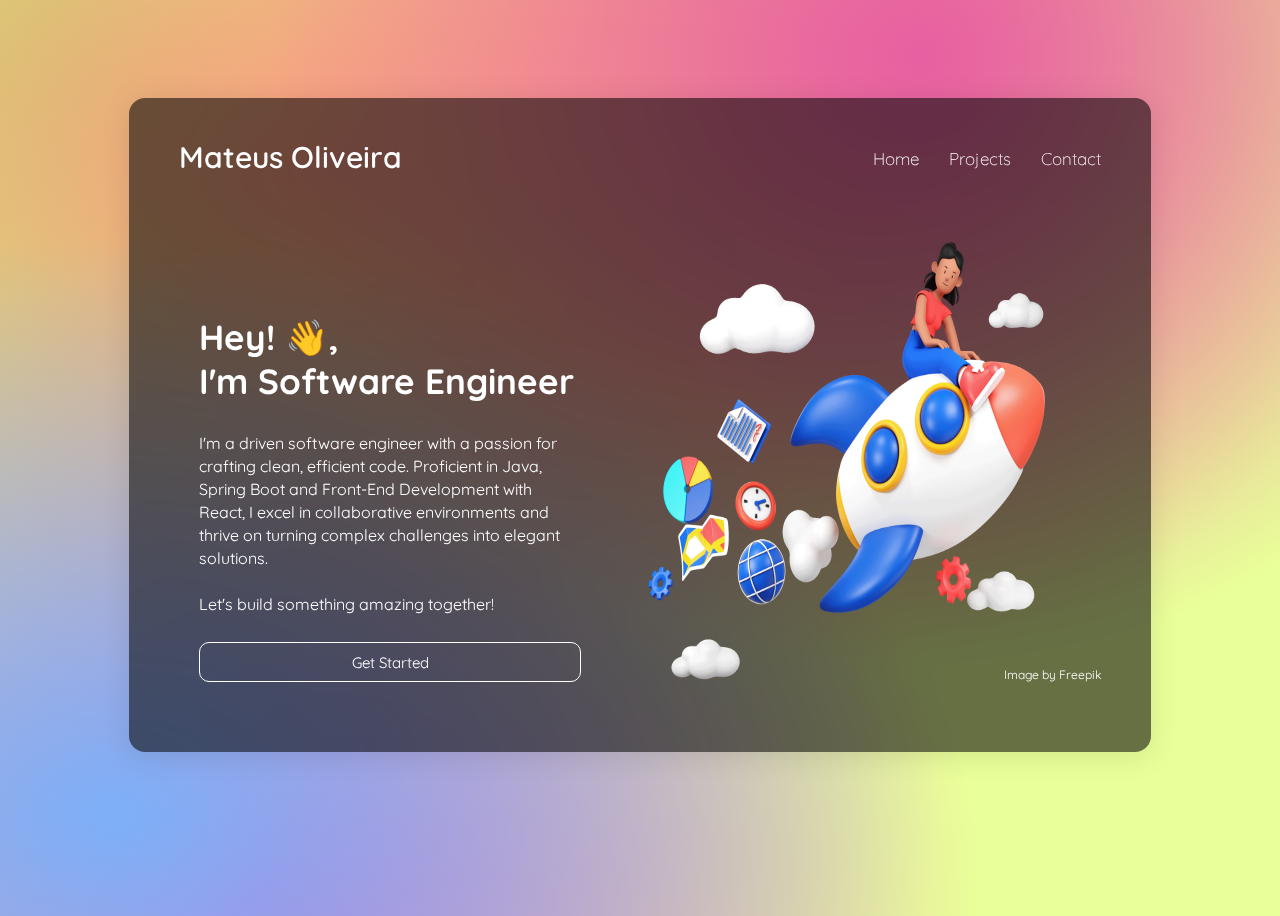
<file: index.html>
<!DOCTYPE html>
<html lang="en">

<head>
    <meta charset="UTF-8">
    <meta name="viewport" content="width=device-width, initial-scale=1.0">
    <link rel="stylesheet" href="style.css">
    <title>Portfolio</title>

    
</head>

<body>

    <div class="container">
        <div class="glass-container">
            <nav class="navbar">
                <div class="logo"><a href="#">Mateus Oliveira</a></div>
                <ul class="nav-links">
                    <li class="nav-link"><a href="#">Home</a></li>
                    <li class="nav-link"><a href="projects.html">Projects</a></li>
                    <li class="nav-link"><a href="contact.html">Contact</a></li>
                </ul>
            </nav>
            <div class="content">
                <div class="main">
                    <h2>Hey! 👋,<br>I'm Software Engineer</h2>
                    <p>
                        I'm a driven software engineer with a passion for crafting clean, efficient code.
                        Proficient in Java, Spring Boot and Front-End Development with React, I excel in collaborative environments and thrive on turning complex challenges into elegant solutions.
                        <br>
                        <br>
                        Let's build something amazing together!
                    </p>
                    <a href="projects.html">
                        <button>Get Started</button> 
                    </a>
                </div>
                <div class="image-wrapper">
                    <img src="./images/hero.png">
                    <div class="attrebute">
                        <a
                            href="https://www.freepik.com/free-psd/marketing-concept-with-woman-rocketship_33417710.htm#page=2&query=3d%20illustration&position=32&from_view=search&track=ais">Image
                            by Freepik</a>
                    </div>
                </div>
            </div>
        </div>
        
    </div>

</body>

</html>
</file>
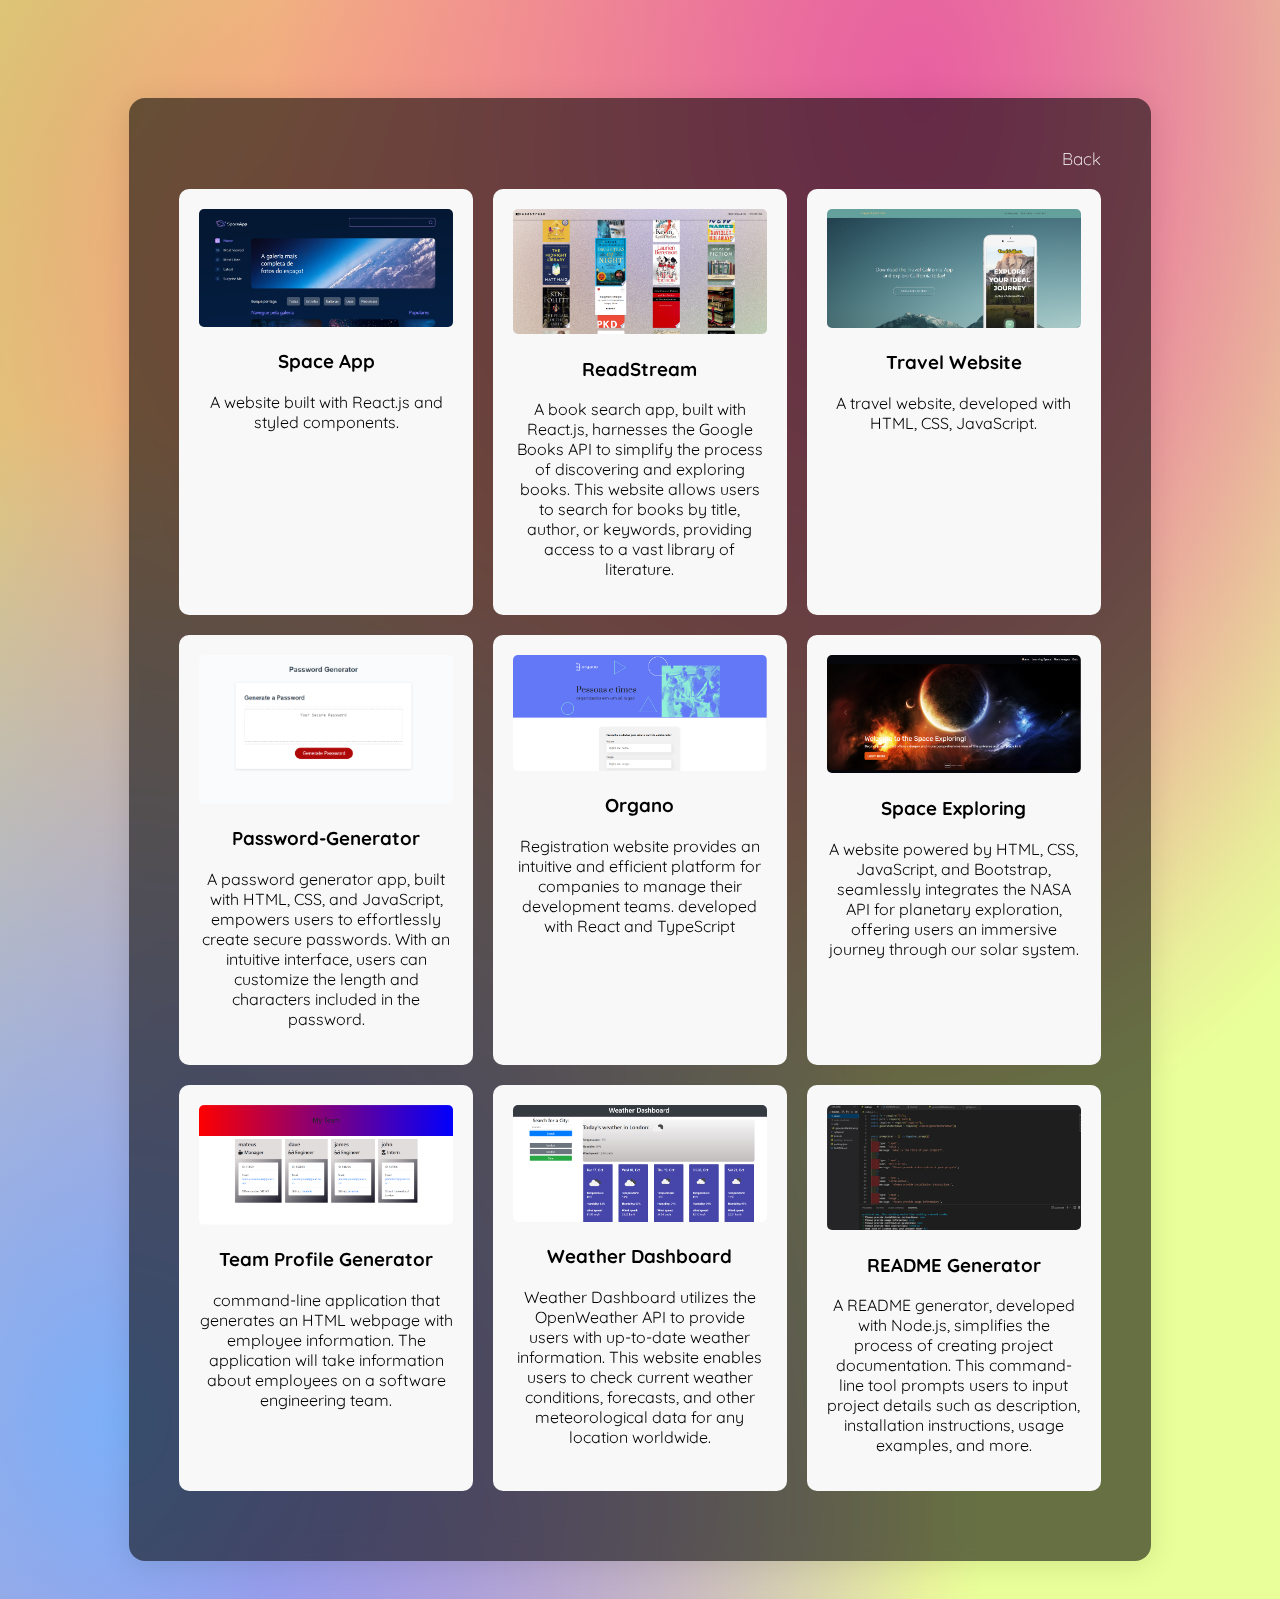
<file: projects.html>
<!DOCTYPE html>
<html lang="en">

<head>
    <meta charset="UTF-8">
    <meta name="viewport" content="width=device-width, initial-scale=1.0">
    <link rel="stylesheet" href="style.css">
    <title>Portfolio</title>
</head>

<body>

    <div class="container">
        <div class="glass-container">
            <nav class="navbar">
                <ul class="nav-links">
                    <li class="nav-link"><a href="index.html">Back</a></li>
                </ul>
            </nav>
            
            <div class="content">
                <div class="project-grid">
                    <div class="project">
                        <a href="https://melodic-pithivier-fe2684.netlify.app/">
                            <img src="./images/SpaceApp.png" alt="Project 1">
                            <h3>Space App</h3>
                            <p>A website built with React.js and styled components.</p>
                        </a>
                        </a>
                    </div>
                    <div class="project">
                        <a href="https://readstream.netlify.app/">
                            <img src="./images/book-cards.png" alt="Project 2">
                            <h3>ReadStream</h3>
                            <p>A book search app, built with React.js, harnesses the Google Books API to simplify the process of discovering and exploring books. This website allows users to search for books by title, author, or keywords, providing access to a vast library of literature.</p>
                        </a>
                    </div>
                    <div class="project">
                        <a href="https://mateusuk.github.io/travel/">
                            <img src="./images/TravelWebsitepng.png" alt="Project 3">
                            <h3>Travel Website</h3>
                            <p>A travel website, developed with HTML, CSS, JavaScript.</p>
                        </a>
                    </div>
                    <div class="project">
                        <a href="https://mateusuk.github.io/Password-Generator/">
                            <img src="./images/passwordGenerator.png" alt="Project 4">
                            <h3>Password-Generator</h3>
                            <p>A password generator app, built with HTML, CSS, and JavaScript, empowers users to effortlessly create secure passwords. With an intuitive interface, users can customize the length and characters included in the password.</p>
                        </a>
                    </div>
                    <div class="project">
                        <a href="https://mateusuk.github.io/simple-calendar/">
                            <img src="./images/OrganoTS.png" alt="Project 5">
                            <h3>Organo</h3>
                            <p>Registration website provides an intuitive and efficient platform for companies to manage their development teams. developed with React and TypeScript</p>
                        </a>
                    </div>
                    <div class="project">
                        <a href="https://ljenchik.github.io/space-exploring/">
                            <img src="./images/spaceExploring.png" alt="Project 1">
                            <h3>Space Exploring</h3>
                            <p>A website powered by HTML, CSS, JavaScript, and Bootstrap, seamlessly integrates the NASA API for planetary exploration, offering users an immersive journey through our solar system.</p>
                        </a>
                        </a>
                    </div>
                    <div class="project">
                        <a href="https://github.com/mateusuk/Team-Profile-Generator">
                            <img src="./images/myTeam.png" alt="Project 7">
                            <h3>Team Profile Generator</h3>
                            <p>command-line application that generates an HTML webpage with employee information. The application will take information about employees on a software engineering team.</p>
                        </a>
                    </div>
                    <div class="project">
                        <a href="https://mateusuk.github.io/Weather-Dashboard/">
                            <img src="./images/WeatherDashboard.png" alt="Project 8">
                            <h3>Weather Dashboard</h3>
                            <p> Weather Dashboard utilizes the OpenWeather API to provide users with up-to-date weather information. This website enables users to check current weather conditions, forecasts, and other meteorological data for any location worldwide.</p>
                        </a>
                    </div>
                    <div class="project">
                        <a href="https://github.com/mateusuk/README-Generator">
                            <img src="./images/ReadMeGenerator.jpg" alt="Project 9">
                            <h3>README Generator</h3>
                            <p>A README generator, developed with Node.js, simplifies the process of creating project documentation. This command-line tool prompts users to input project details such as description, installation instructions, usage examples, and more.</p>
                        </a>
                    </div>
                </div>
            </div>
        </div>
    </div>

</body>

</html>
</file>
<file: style.css>
@import url('https://fonts.googleapis.com/css2?family=Poppins:wght@700&family=Quicksand:wght@300;400;500;700&family=Raleway:wght@300;900&family=Ubuntu:wght@300&display=swap');

/* @import url('https://fonts.googleapis.com/css2?family=Quicksand:wght@300;400;500;600;700&display=swap'); */

*{
    font-family: 'Quicksand', sans-serif;
}

a{
    text-decoration: none;
    color: #fff;
}

body{
    color: #fff;
    background-color: #e9ff99;
    background-image:
        radial-gradient(at 9% 89%, hsla(215, 90%, 73%, 1) 0px, transparent 50%),
        radial-gradient(at 72% 6%, hsla(331, 74%, 64%, 1) 0px, transparent 50%),
        radial-gradient(at 24% 19%, hsla(14, 90%, 74%, 1) 0px, transparent 50%),
        radial-gradient(at 65% 6%, hsla(6, 79%, 76%, 1) 0px, transparent 50%),
        radial-gradient(at 20% 98%, hsla(316, 72%, 64%, 1) 0px, transparent 50%),
        radial-gradient(at 44% 9%, hsla(40, 96%, 77%, 1) 0px, transparent 50%),
        radial-gradient(at 10% 9%, hsla(76, 65%, 63%, 1) 0px, transparent 50%);
    min-height: 100vh;
}

.container{
    display: flex;
    justify-content: center;
}

.glass-container{
    display: block;
    max-width: 72vw;
    margin-top: 10vh;
    margin-bottom: 30px;
    background: rgba(0, 0, 0, 0.56);
    padding: 50px;
    border-radius: 16px;
    box-shadow: 0 4px 30px rgba(0, 0, 0, 0.1);
    backdrop-filter: blur(11.6px);
    -webkit-backdrop-filter: blur(11.6px);
}

.logo{
    display: inline-block;
    font-size: 30px;
    font-weight: 600;
    margin-top: -10px;
}

ul.nav-links{
    margin: 0;
    float: right;
    display: flex;
    list-style: none;
}

li.nav-link{
    display: inline-block;
    margin-left: 30px;
    font-size: 17px;
    font-weight: 300;
}

.content{
    display: flex;
    width: 100%;
}

.main{
    margin-top: 10vh;
    display: inline-block;
    padding: 20px;
}

.main h2{
    font-size: 35px;
}

.main p{
    font-size: 16px;
    line-height: 23px;
}

button{
    margin-top: 10px;
    width: 100%;
    height: 40px;
    font-size: 15px;
    color: #fff;
    background-color: transparent;
    border: 1px solid #fff;
    border-radius: 10px;
    cursor: pointer;
    transition: all 0.3s ease;
}

button:hover{
    border-color: #2668db;
    background-color: #2668db;
}

.image-wrapper{
    display: flex;
    margin-top: 5vh;
    position: relative;
}

.image-wrapper img{
    max-width: 500px;
}

.attrebute{
    position: absolute;
    bottom: 20px;
    right: 0;
    font-size: 12px;
}

.project-grid {
    display: grid;
    grid-template-columns: repeat(3, 1fr);
    gap: 20px;
    margin: 20px 0;
}

.project {
    background-color: #f8f8f8;
    padding: 20px;
    border-radius: 10px;
    text-align: center;
}
.project a{
    color: black;
}

.project img {
    max-width: 100%;
    border-radius: 5px;
}

.icon {
    font-size: 80px;
    margin-right: 10px;
}

@media screen and (max-width: 1075px) {
    .content{
        flex-direction: column;
    }
}

@media screen and (max-width: 720px) {
    .logo{
        font-size: 22px;
    }
    li.nav-link{
        font-size: 13px;
    }
    .main h2{
        font-size: 28px;
    }
    .main p{
        font-size: 15px;
    }
    button{
        font-size: 13px;
    }
    .image-wrapper img{
        max-width: 400px;
    }
}
</file>
